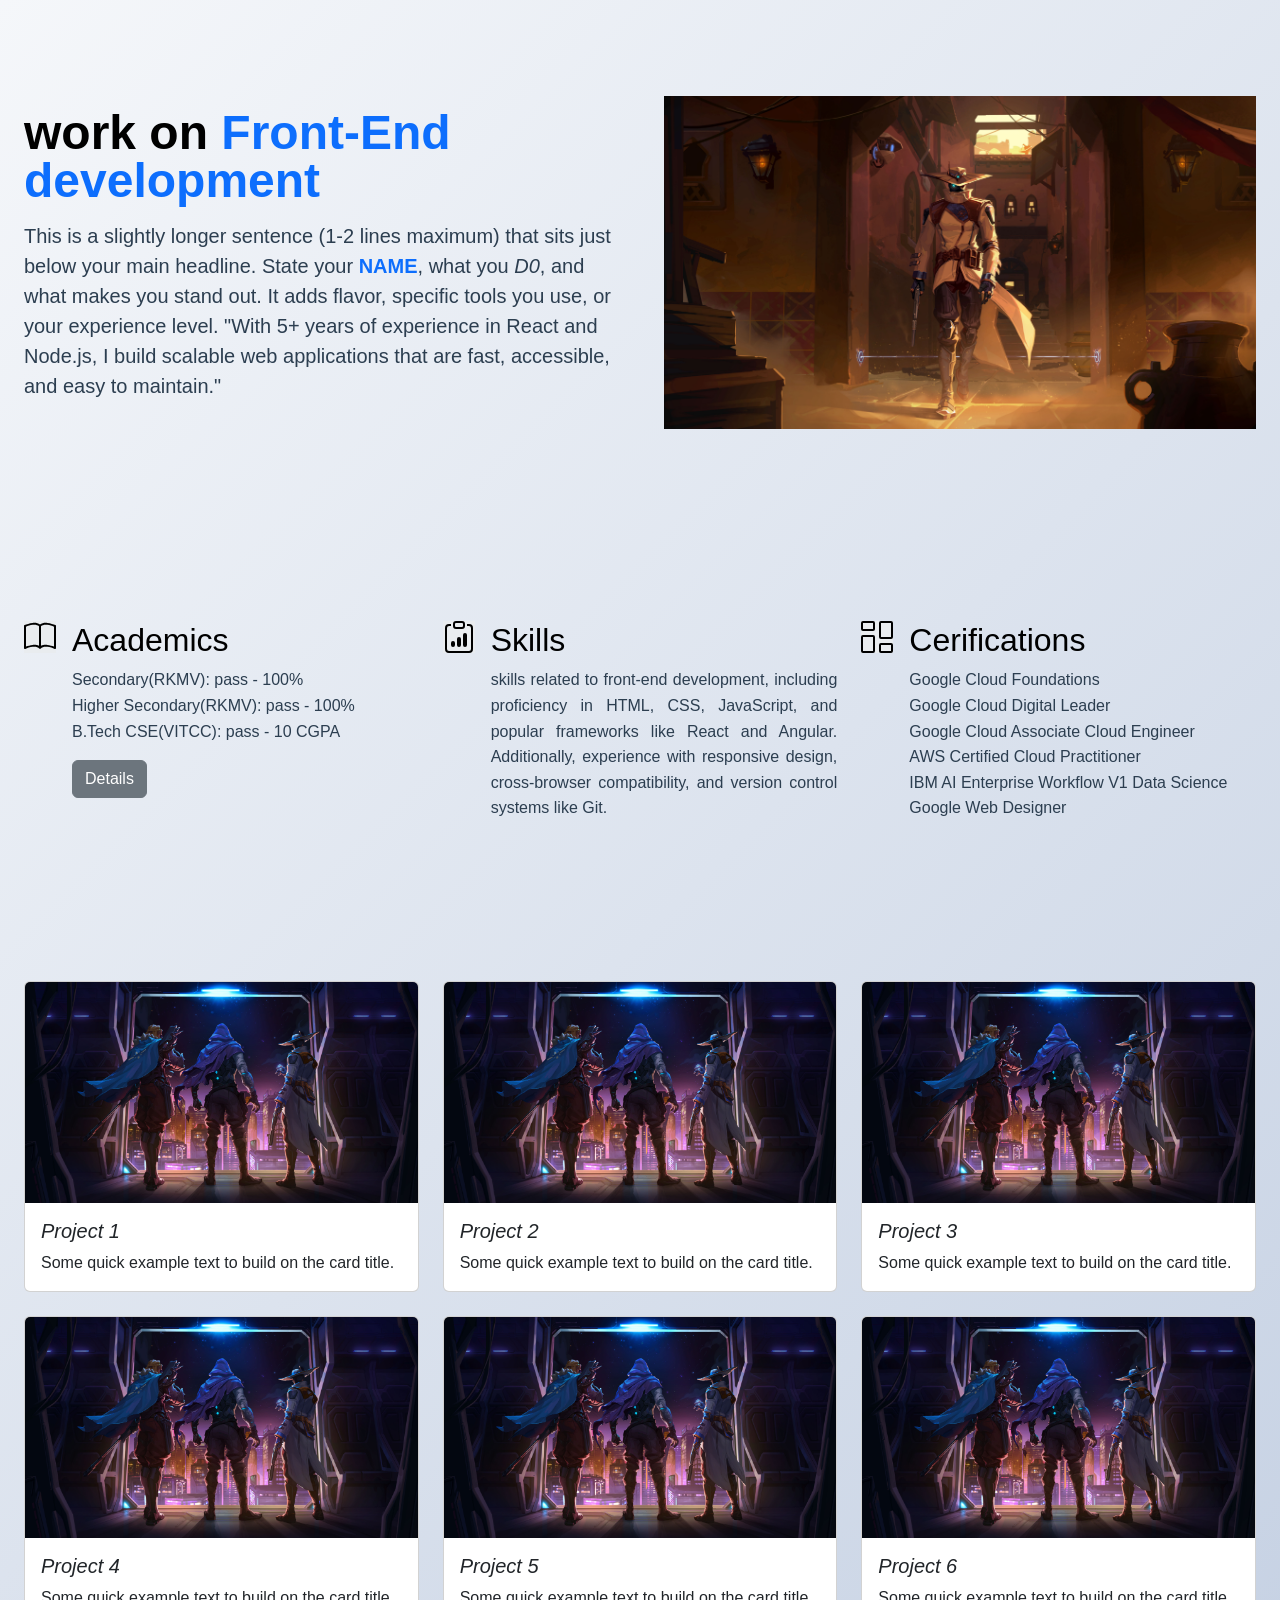
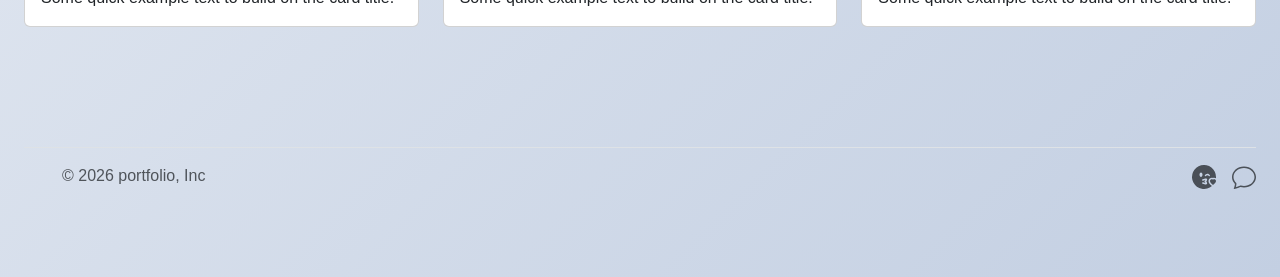
<file: index.html>
<!DOCTYPE html>
<html lang="en">
<head>
    <meta charset="UTF-8">
    <meta name="viewport" content="width=device-width, initial-scale=1.0">
    <title>Portfolio</title>
    <link href="https://cdn.jsdelivr.net/npm/bootstrap@5.3.8/dist/css/bootstrap.min.css" 
    rel="stylesheet" integrity="sha384-sRIl4kxILFvY47J16cr9ZwB07vP4J8+LH7qKQnuqkuIAvNWLzeN8tE5YBujZqJLB" crossorigin="anonymous">
    <link rel="stylesheet" href="./style.css">
</head>
<body>
    <div class="first-container">
        <div class="container-fluid col-xxl-10 px-4 py-5"> 
            <div class="row flex-lg-row-reverse align-items-center g-5 py-5"> 
                <div class="col-10 col-sm-8 col-lg-6"> 
                    <img src="./assests/cypher.jpg" class="d-block mx-lg-auto img-fluid" alt="Bootstrap Themes" width="700" height="500" loading="lazy"> 
                </div> 
                <div class="col-lg-6"> 
                    <h1 class="display-5 fw-bold text-body-emphasis lh-1 mb-3">work on <span class="highlight">Front-End development</span></h1> 
                    <p class="lead">This is a slightly longer sentence (1-2 lines maximum) 
                    that sits just below your main headline. State your <span class="text-primary fw-bold">NAME</span>, what you <span class="fst-italic">D0</span>, and what makes you stand out.
                    It adds flavor, specific tools you use, or your experience level.
                    "With 5+ years of experience in React and Node.js, 
                    I build scalable web applications that are fast, accessible, 
                    and easy to maintain."
                    </p>  
                </div> 
            </div> 
        </div>
    </div>

    <div class="second-container container-fluid col-xxl-10 px-4 py-5">
        <div class="row py-5 row-cols-1 row-cols-lg-3"> 
            <div class="col d-flex align-items-start"> 
                <div class="icon-square text-body-emphasis bg-body-secondary d-inline-flex align-items-center justify-content-center fs-4 flex-shrink-0 me-3"> 
                    <svg xmlns="http://www.w3.org/2000/svg" width="32" height="32" fill="currentColor" class="bi bi-book" viewBox="0 0 16 16">
                        <path d="M1 2.828c.885-.37 2.154-.769 3.388-.893 1.33-.134 2.458.063 3.112.752v9.746c-.935-.53-2.12-.603-3.213-.493-1.18.12-2.37.461-3.287.811zm7.5-.141c.654-.689 1.782-.886 3.112-.752 1.234.124 2.503.523 3.388.893v9.923c-.918-.35-2.107-.692-3.287-.81-1.094-.111-2.278-.039-3.213.492zM8 1.783C7.015.936 5.587.81 4.287.94c-1.514.153-3.042.672-3.994 1.105A.5.5 0 0 0 0 2.5v11a.5.5 0 0 0 .707.455c.882-.4 2.303-.881 3.68-1.02 1.409-.142 2.59.087 3.223.877a.5.5 0 0 0 .78 0c.633-.79 1.814-1.019 3.222-.877 1.378.139 2.8.62 3.681 1.02A.5.5 0 0 0 16 13.5v-11a.5.5 0 0 0-.293-.455c-.952-.433-2.48-.952-3.994-1.105C10.413.809 8.985.936 8 1.783"/>
                    </svg> 
                </div> 
                <div> 
                    <h3 class="fs-2 text-body-emphasis">Academics</h3> 
                    <ul class="list-unstyled">
                        <li>Secondary(RKMV): pass - 100%</li>
                        <li>Higher Secondary(RKMV): pass - 100%</li>
                        <li>B.Tech CSE(VITCC): pass - 10 CGPA</li>
                    </ul> 
                    <a href="#" class="btn btn-secondary">Details</a> 
                </div> 
            </div> 
            <div class="col d-flex align-items-start"> 
                <div class="icon-square text-body-emphasis bg-body-secondary d-inline-flex align-items-center justify-content-center fs-4 flex-shrink-0 me-3"> 
                    <svg xmlns="http://www.w3.org/2000/svg" width="32" height="32" fill="currentColor" class="bi bi-clipboard-data" viewBox="0 0 16 16">  
                        <path d="M4 11a1 1 0 1 1 2 0v1a1 1 0 1 1-2 0zm6-4a1 1 0 1 1 2 0v5a1 1 0 1 1-2 0zM7 9a1 1 0 0 1 2 0v3a1 1 0 1 1-2 0z"/>  
                        <path d="M4 1.5H3a2 2 0 0 0-2 2V14a2 2 0 0 0 2 2h10a2 2 0 0 0 2-2V3.5a2 2 0 0 0-2-2h-1v1h1a1 1 0 0 1 1 1V14a1 1 0 0 1-1 1H3a1 1 0 0 1-1-1V3.5a1 1 0 0 1 1-1h1z"/>  
                        <path d="M9.5 1a.5.5 0 0 1 .5.5v1a.5.5 0 0 1-.5.5h-3a.5.5 0 0 1-.5-.5v-1a.5.5 0 0 1 .5-.5zm-3-1A1.5 1.5 0 0 0 5 1.5v1A1.5 1.5 0 0 0 6.5 4h3A1.5 1.5 0 0 0 11 2.5v-1A1.5 1.5 0 0 0 9.5 0z"/>
                    </svg>
                </div> 
                <div> 
                    <h3 class="fs-2 text-body-emphasis">Skills</h3> 
                    <p> skills related to front-end development, 
                        including proficiency in HTML, CSS, JavaScript, 
                        and popular frameworks like React and Angular. 
                        Additionally, experience with responsive design, 
                        cross-browser compatibility, and version control systems like Git.
                    </p>  
                </div> 
            </div> 
            <div class="col d-flex align-items-start"> 
                <div class="icon-square text-body-emphasis bg-body-secondary d-inline-flex align-items-center justify-content-center fs-4 flex-shrink-0 me-3"> 
                    <svg xmlns="http://www.w3.org/2000/svg" width="32" height="32" fill="currentColor" class="bi bi-columns-gap" viewBox="0 0 16 16">
                        <path d="M6 1v3H1V1zM1 0a1 1 0 0 0-1 1v3a1 1 0 0 0 1 1h5a1 1 0 0 0 1-1V1a1 1 0 0 0-1-1zm14 12v3h-5v-3zm-5-1a1 1 0 0 0-1 1v3a1 1 0 0 0 1 1h5a1 1 0 0 0 1-1v-3a1 1 0 0 0-1-1zM6 8v7H1V8zM1 7a1 1 0 0 0-1 1v7a1 1 0 0 0 1 1h5a1 1 0 0 0 1-1V8a1 1 0 0 0-1-1zm14-6v7h-5V1zm-5-1a1 1 0 0 0-1 1v7a1 1 0 0 0 1 1h5a1 1 0 0 0 1-1V1a1 1 0 0 0-1-1z"/>
                    </svg>
                </div> 
                <div> 
                    <h3 class="fs-2 text-body-emphasis">Cerifications</h3> 
                    <p>Google Cloud Foundations<br>
                        Google Cloud Digital Leader<br>
                        Google Cloud Associate Cloud Engineer<br>
                        AWS Certified Cloud Practitioner<br>
                        IBM AI Enterprise Workflow V1 Data Science<br>
                        Google Web Designer<br>
                    </p>  
                </div> 
            </div> 
        </div>
    </div>

<div class="third-container container-fluid col-xxl-10 px-4 py-5">
    <!-- row-cols-md-3 makes it 3 columns on desktop, 1 on mobile. g-4 adds standard spacing -->
    <div class="row row-cols-1 row-cols-md-3 g-4">
        <div class="col">
            <div class="card h-100">
                <img src="./assests/The-arrival.jpg" class="card-img-top" alt="Map Image">
                <div class="card-body">
                    <h5 class="card-title fst-italic">Project 1</h5>
                    <p class="card-text">Some quick example text to build on the card title.</p>
                </div>
            </div>
        </div>
        <div class="col">
            <div class="card h-100">
                <img src="./assests/The-arrival.jpg" class="card-img-top" alt="Map Image">
                <div class="card-body">
                    <h5 class="card-title fst-italic">Project 2</h5>
                    <p class="card-text">Some quick example text to build on the card title.</p>
                </div>
            </div>
        </div>
        <div class="col">
            <div class="card h-100">
                <img src="./assests/The-arrival.jpg" class="card-img-top" alt="Map Image">
                <div class="card-body">
                    <h5 class="card-title fst-italic">Project 3</h5>
                    <p class="card-text">Some quick example text to build on the card title.</p>
                </div>
            </div>
        </div>
        <div class="col">
            <div class="card h-100">
                <img src="./assests/The-arrival.jpg" class="card-img-top" alt="Map Image">
                <div class="card-body">
                    <h5 class="card-title fst-italic">Project 4</h5>
                    <p class="card-text">Some quick example text to build on the card title.</p>
                </div>
            </div>
        </div>
        <div class="col">
            <div class="card h-100">
                <img src="./assests/The-arrival.jpg" class="card-img-top" alt="Map Image">
                <div class="card-body">
                    <h5 class="card-title fst-italic">Project 5</h5>
                    <p class="card-text">Some quick example text to build on the card title.</p>
                </div>
            </div>
        </div>
        <div class="col">
            <div class="card h-100">
                <img src="./assests/The-arrival.jpg" class="card-img-top" alt="Map Image">
                <div class="card-body">
                    <h5 class="card-title fst-italic">Project 6</h5>
                    <p class="card-text">Some quick example text to build on the card title.</p>
                </div>
            </div>
        </div>

    </div>
</div>

    <div class="fourth-container container-fluid col-xxl-10 px-4 py-5">
        <footer class="d-flex flex-wrap justify-content-between align-items-center py-3 my-4 border-top"> 
            <div class="col-md-4 d-flex align-items-center"> 
                <a href="/" class="mb-3 me-2 mb-md-0 text-body-secondary text-decoration-none lh-1" aria-label="Bootstrap"> 
                    <svg class="bi" width="30" height="24" aria-hidden="true">
                        <use xlink:href="#bootstrap"></use>
                    </svg> 
                </a> 
                <span class="mb-3 mb-md-0 text-body-secondary">© 2026 portfolio, Inc</span> 
            </div> 
            <ul class="nav col-md-4 justify-content-end list-unstyled d-flex"> 
                <li class="ms-3">
                    <a class="text-body-secondary" href="./about.html" aria-label="aboutMe">
                        <svg xmlns="http://www.w3.org/2000/svg" width="24" height="24" fill="currentColor" class="bi bi-emoji-kiss-fill" viewBox="0 0 16 16">
                            <path fill-rule="evenodd" d="M16 8a8 8 0 1 0-2.697 5.99c-.972-.665-1.632-1.356-1.99-2.062-.388-.766-.419-1.561-.075-2.23.496-.97 1.73-1.466 2.762-1.05.65-.262 1.38-.162 1.957.19Q16 8.425 16 8M7 6.5C7 7.328 6.552 8 6 8s-1-.672-1-1.5S5.448 5 6 5s1 .672 1 1.5m1.512 3.647c-.347.08-.737.198-1.107.319a.5.5 0 1 1-.31-.95c.38-.125.802-.254 1.192-.343.37-.086.78-.153 1.103-.108.16.022.394.085.561.286.188.226.187.497.131.705a1.9 1.9 0 0 1-.31.593q-.115.16-.275.343.16.186.276.347c.142.197.256.397.31.595.055.208.056.479-.132.706-.168.2-.404.262-.563.284-.323.043-.733-.027-1.102-.113a15 15 0 0 1-1.191-.345.5.5 0 1 1 .31-.95c.371.12.761.24 1.109.321q.264.062.446.084a6 6 0 0 0-.502-.584.5.5 0 0 1 .002-.695 5.5 5.5 0 0 0 .5-.577 5 5 0 0 0-.448.082m.766-.086-.006-.002zm.002 1.867-.005.001.006-.002Zm.157-4.685a.5.5 0 0 1-.874-.486A1.93 1.93 0 0 1 10.25 5.75c.73 0 1.356.412 1.687 1.007a.5.5 0 1 1-.874.486.93.93 0 0 0-.813-.493.93.93 0 0 0-.813.493M14 9.828c1.11-1.14 3.884.856 0 3.422-3.884-2.566-1.11-4.562 0-3.421Z"/>
                        </svg>
                    </a>
                </li> 
                <li class="ms-3">
                    <a class="text-body-secondary" href="./contact.html" aria-label="contactMe">
                        <svg xmlns="http://www.w3.org/2000/svg" width="24" height="24" fill="currentColor" class="bi bi-chat" viewBox="0 0 16 16">
                            <path d="M2.678 11.894a1 1 0 0 1 .287.801 11 11 0 0 1-.398 2c1.395-.323 2.247-.697 2.634-.893a1 1 0 0 1 .71-.074A8 8 0 0 0 8 14c3.996 0 7-2.807 7-6s-3.004-6-7-6-7 2.808-7 6c0 1.468.617 2.83 1.678 3.894m-.493 3.905a22 22 0 0 1-.713.129c-.2.032-.352-.176-.273-.362a10 10 0 0 0 .244-.637l.003-.01c.248-.72.45-1.548.524-2.319C.743 11.37 0 9.76 0 8c0-3.866 3.582-7 8-7s8 3.134 8 7-3.582 7-8 7a9 9 0 0 1-2.347-.306c-.52.263-1.639.742-3.468 1.105"/>
                        </svg>
                    </a>
                </li> 
            </ul> 
        </footer>
    </div>


</body>
</html>
</file>
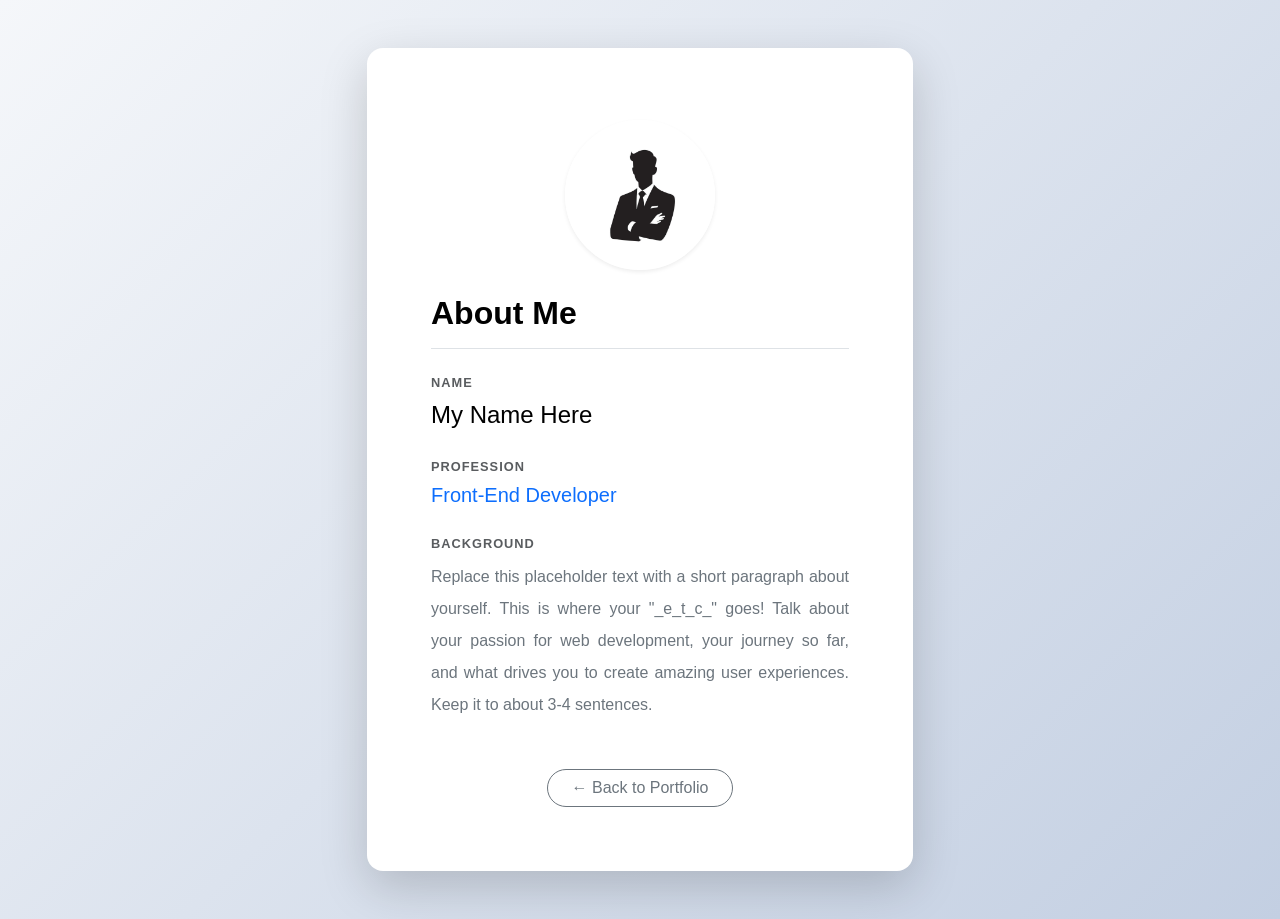
<file: about.html>
<!DOCTYPE html>
<html lang="en">
<head>
    <meta charset="UTF-8">
    <meta name="viewport" content="width=device-width, initial-scale=1.0">
    <title>About Me</title>
    
    <!-- Bootstrap CSS for styling -->
    <link href="https://cdn.jsdelivr.net/npm/bootstrap@5.3.8/dist/css/bootstrap.min.css" rel="stylesheet" integrity="sha384-sRIl4kxILFvY47J16cr9ZwB07vP4J8+LH7qKQnuqkuIAvNWLzeN8tE5YBujZqJLB" crossorigin="anonymous">
    
    <!-- Your custom CSS for the background gradient -->
    <link rel="stylesheet" href="./style.css">
</head>
<!-- min-vh-100 ensures it takes the full height, but allows scrolling if the text gets too long -->
<body class="d-flex align-items-center justify-content-center min-vh-100 py-5">

    <div class="container">
        <div class="row justify-content-center">
            <div class="col-12 col-md-8 col-lg-6">
                
                <!-- The About Me Card -->
                <div class="card shadow-lg border-0 p-4 p-md-5" style="border-radius: 16px;">
                    <div class="card-body">
                        <!-- The Profile Picture -->
                        <div class="text-center mt-2 mb-4">
                            <img src="./assests/profile.jpg" alt="Profile Picture" class="rounded-circle shadow-sm" style="width: 150px; height: 150px; object-fit: cover; border: 4px solid white;">
                        </div>
                        <h2 class="fw-bold mb-4 text-body-emphasis border-bottom pb-3">About Me</h2>
                        
                        <!-- Name Section -->
                        <div class="mb-4">
                            <p class="text-muted text-uppercase fw-bold mb-1" style="font-size: 0.8rem; letter-spacing: 1px;">Name</p>
                            <p class="fs-4 fw-medium text-body-emphasis mb-0">My Name Here</p>
                        </div>
                        
                        <!-- Profession Section -->
                        <div class="mb-4">
                            <p class="text-muted text-uppercase fw-bold mb-1" style="font-size: 0.8rem; letter-spacing: 1px;">Profession</p>
                            <!-- Using the primary color to make your role stand out -->
                            <p class="fs-5 text-primary fw-medium mb-0">Front-End Developer</p>
                        </div>
                        
                        <!-- Bio / ETC Section -->
                        <div class="mb-5">
                            <p class="text-muted text-uppercase fw-bold mb-2" style="font-size: 0.8rem; letter-spacing: 1px;">Background</p>
                            <p class="text-secondary lh-lg mb-0" style="text-align: justify;">
                                Replace this placeholder text with a short paragraph about yourself. This is where your "_e_t_c_" goes! Talk about your passion for web development, your journey so far, and what drives you to create amazing user experiences. Keep it to about 3-4 sentences.
                            </p>
                        </div>
                        
                        <!-- Back to Home Button -->
                        <div class="text-center mt-2">
                            <a href="./index.html" class="btn btn-outline-secondary rounded-pill px-4 fw-medium">
                                ← Back to Portfolio
                            </a>
                        </div>
                        
                    </div>
                </div>
                
            </div>
        </div>
    </div>

</body>
</html>
</file>
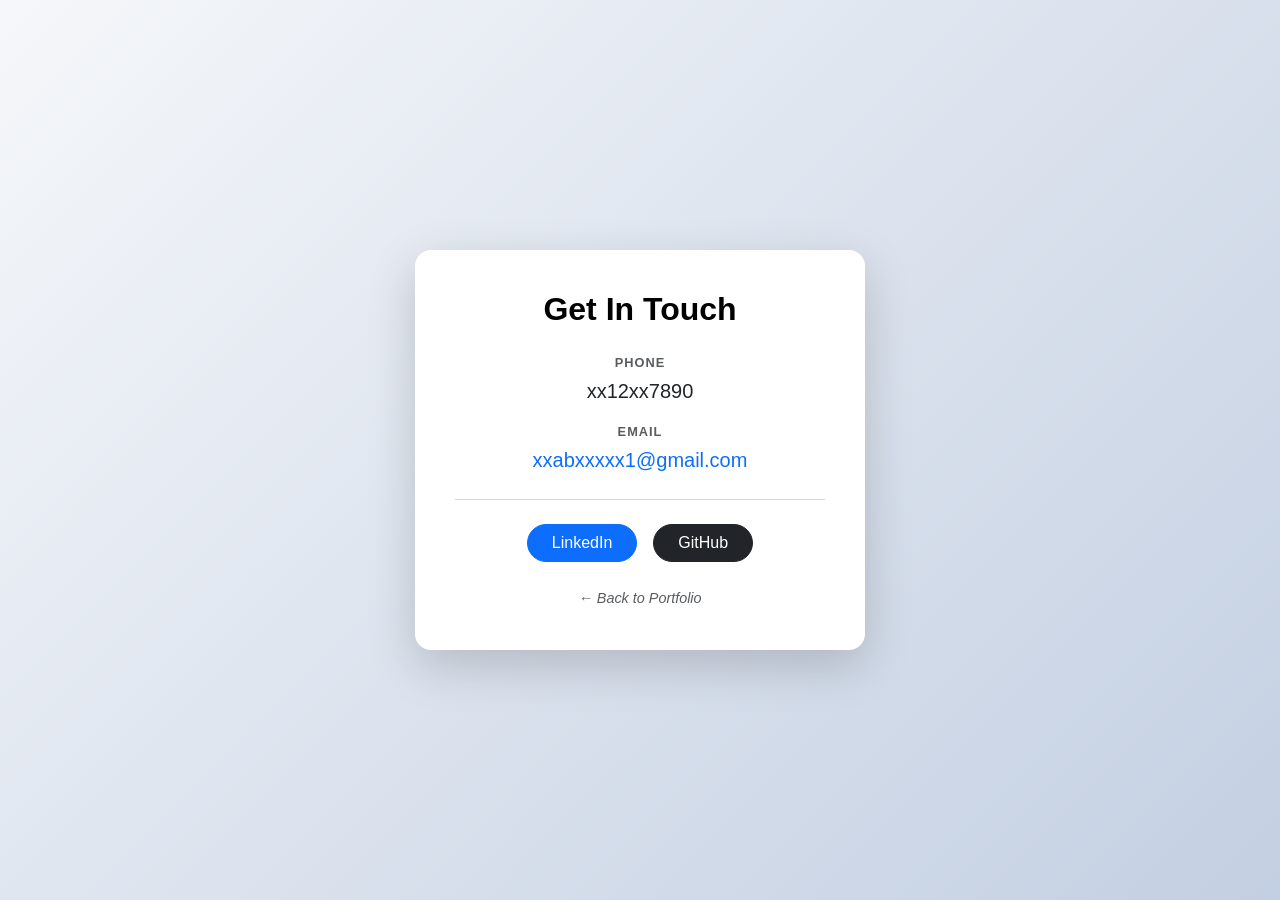
<file: contact.html>
<!DOCTYPE html>
<html lang="en">
<head>
    <meta charset="UTF-8">
    <meta name="viewport" content="width=device-width, initial-scale=1.0">
    <title>Contact Me</title>
    
    <!-- Bootstrap CSS for styling -->
    <link href="https://cdn.jsdelivr.net/npm/bootstrap@5.3.8/dist/css/bootstrap.min.css" rel="stylesheet" integrity="sha384-sRIl4kxILFvY47J16cr9ZwB07vP4J8+LH7qKQnuqkuIAvNWLzeN8tE5YBujZqJLB" crossorigin="anonymous">
    
    <!-- Your custom CSS for the background gradient -->
    <link rel="stylesheet" href="./style.css">
</head>
<!-- Center everything on the screen vertically and horizontally -->
<body class="d-flex align-items-center justify-content-center vh-100">

    <!-- The Card Container -->
    <div class="card shadow-lg p-4" style="max-width: 450px; width: 100%; border-radius: 16px; border: none;">
        <div class="card-body text-center">
            
            <h2 class="card-title fw-bold mb-4 text-body-emphasis">Get In Touch</h2>
            
            <!-- Phone Section -->
            <div class="mb-3">
                <p class="text-muted mb-1 text-uppercase fw-bold" style="font-size: 0.8rem; letter-spacing: 1px;">Phone</p>
                <p class="fs-5 fw-medium mb-0">xx12xx7890</p>
            </div>
            
            <!-- Email Section -->
            <div class="mb-4">
                <p class="text-muted mb-1 text-uppercase fw-bold" style="font-size: 0.8rem; letter-spacing: 1px;">Email</p>
                <!-- Made the email clickable -->
                <a href="mailto:xxabxxxxx1@gmail.com" class="text-decoration-none fs-5 fw-medium">xxabxxxxx1@gmail.com</a>
            </div>
            
            <hr class="text-muted my-4">
            
            <!-- Social Buttons -->
            <div class="d-flex justify-content-center gap-3 mb-4">
                <a href="https://www.linkedin.com/feed/" class="btn btn-primary px-4 rounded-pill fw-medium" target="_blank">LinkedIn</a>
                <a href="https://github.com/" class="btn btn-dark px-4 rounded-pill fw-medium" target="_blank">GitHub</a>
            </div>

            <!-- Back to Home Link -->
            <a href="./index.html" class="text-muted text-decoration-none fst-italic" style="font-size: 0.9rem;">
                ← Back to Portfolio
            </a>
            
        </div>
    </div>

</body>
</html>
</file>
<file: style.css>
body {
  background-color: #f5f7fa;
  background-image: linear-gradient(135deg, #f5f7fa 0%, #c3cfe2 100%);
  min-height: 100vh;
  margin: 0;
  color: #2c3e50;
  font-family: 'Helvetica Neue', Arial, sans-serif;
}

/* Replace your current .highlight in style.css with this */
.highlight {
    color: #0d6efd; /* Standard Bootstrap primary blue */
    font-weight: 700;
}

.second-container {
    text-align: justify;
    line-height: 1.6;
}
</file>
